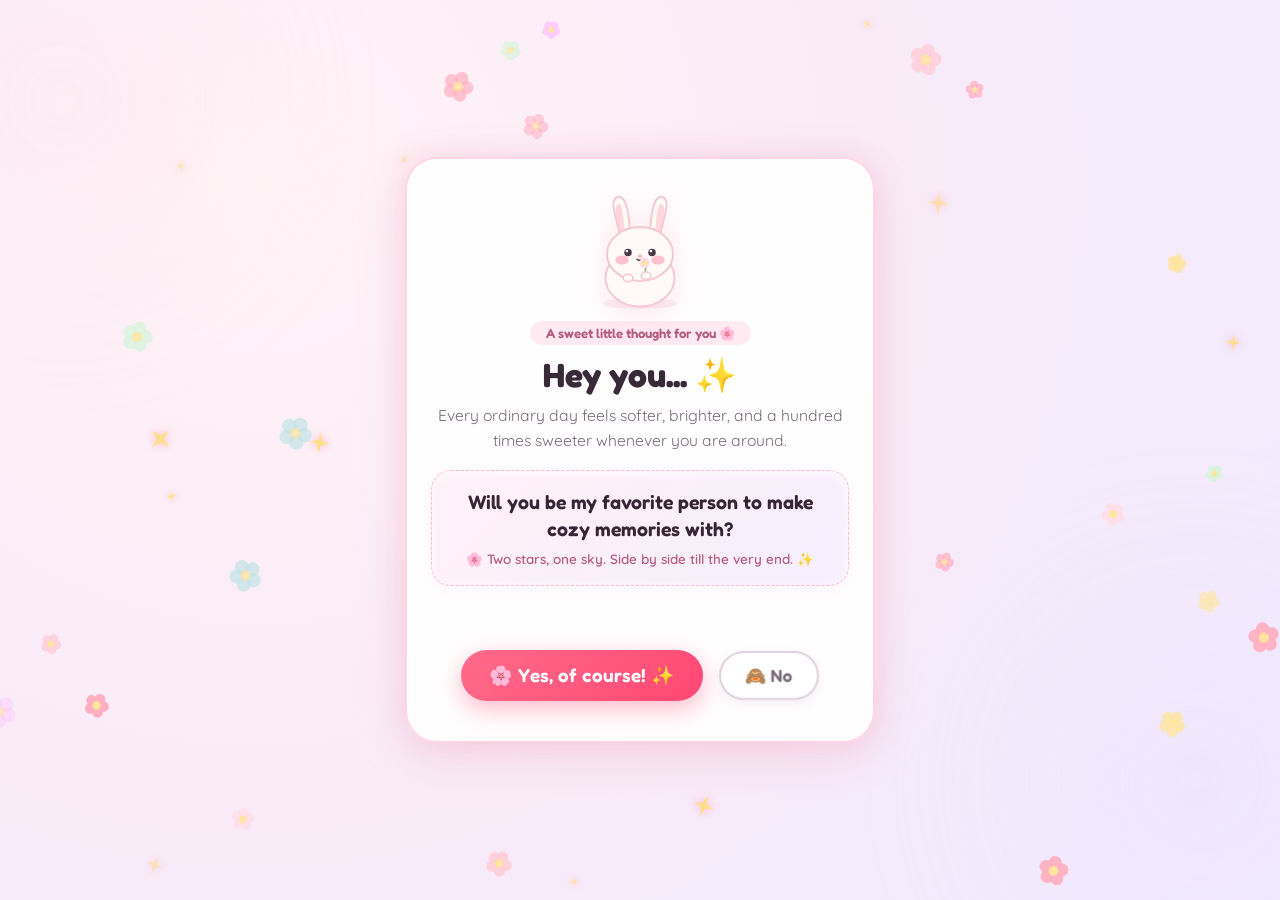
<file: index.html>
<!DOCTYPE html>
<html lang="en">
<head>
  <meta charset="UTF-8" />
  <meta name="viewport" content="width=device-width, initial-scale=1.0, maximum-scale=1.0, user-scalable=no" />
  <title>A Tiny Question For You ✨🌸</title>
  <!-- Google Fonts: Fredoka & Quicksand for clean, modern, ultra-cute aesthetic -->
  <link rel="preconnect" href="https://fonts.googleapis.com" />
  <link rel="preconnect" href="https://fonts.gstatic.com" crossorigin />
  <link href="https://fonts.googleapis.com/css2?family=Fredoka:wght@400;500;600;700&family=Quicksand:wght@500;600;700&display=swap" rel="stylesheet" />
  <link rel="stylesheet" href="style.css" />
  <!-- Three.js 3D WebGL Library (Offline & Self-contained) -->
  <script src="three.min.js"></script>
</head>
<body>

  <!-- Fullscreen Dynamic Blossoming Flowers & Stars Canvas -->
  <canvas id="magicCanvas"></canvas>

  <!-- Ambient Dreamy Pastel Glow Orbs -->
  <div class="bg-orb orb-1"></div>
  <div class="bg-orb orb-2"></div>

  <!-- Cosmic Milky Way Galaxy Overlays (Activates seamlessly when gift is opened) -->
  <div class="milkyway-overlay">
    <div class="cosmic-nebula nebula-1"></div>
    <div class="cosmic-nebula nebula-2"></div>
    <div class="cosmic-nebula nebula-3"></div>
    <div class="cosmic-stardust-band"></div>
  </div>

  <!-- Direct HTML5 Background Audio (Local song.m4a, 100% reliable, medium volume 45%) -->
  <audio id="bgAudio" loop preload="auto">
    <source src="song.m4a" type="audio/mp4" />
  </audio>

  <main class="main-container">

    <!-- =========================================================================
         STAGE 1: PROPOSAL CARD (Simple, Clean, Cute, Rock-solid on Laptop & Mobile)
         ========================================================================= -->
    <div id="proposalCard" class="card active">
      
      <!-- Adorable Cute Mascot SVG -->
      <div class="mascot-box">
        <svg class="cute-bunny" viewBox="0 0 160 160" fill="none" xmlns="http://www.w3.org/2000/svg">
          <ellipse cx="80" cy="150" rx="50" ry="7" fill="rgba(240, 180, 205, 0.25)" />
          
          <!-- Ears -->
          <g class="bunny-ear ear-left">
            <path d="M58 75 C48 35 38 12 50 8 C62 4 68 35 66 75 Z" fill="#FFF9F7" stroke="#F4C7D3" stroke-width="2.5" />
            <path d="M56 68 C50 42 44 24 50 18 C56 12 60 38 59 68 Z" fill="#FFCCD7" opacity="0.8" />
          </g>
          <g class="bunny-ear ear-right">
            <path d="M102 75 C112 35 122 12 110 8 C98 4 92 35 94 75 Z" fill="#FFF9F7" stroke="#F4C7D3" stroke-width="2.5" />
            <path d="M104 68 C110 42 116 24 110 18 C104 12 100 38 101 68 Z" fill="#FFCCD7" opacity="0.8" />
          </g>

          <!-- Body -->
          <ellipse cx="80" cy="116" rx="46" ry="38" fill="#FFF9F7" stroke="#F4C7D3" stroke-width="2.5" />
          <!-- Head -->
          <ellipse cx="80" cy="84" rx="44" ry="36" fill="#FFF9F7" stroke="#F4C7D3" stroke-width="2.5" />

          <!-- Blush Cheeks -->
          <ellipse class="blush" cx="56" cy="92" rx="9" ry="6" fill="#FFAEC0" opacity="0.75" />
          <ellipse class="blush" cx="104" cy="92" rx="9" ry="6" fill="#FFAEC0" opacity="0.75" />

          <!-- Happy Sparkly Eyes -->
          <circle cx="64" cy="82" r="5" fill="#4B3B47" />
          <circle cx="62.5" cy="80" r="1.8" fill="#FFFFFF" />
          <circle cx="96" cy="82" r="5" fill="#4B3B47" />
          <circle cx="94.5" cy="80" r="1.8" fill="#FFFFFF" />

          <!-- Nose & Smile -->
          <ellipse cx="80" cy="87" rx="3" ry="2" fill="#FFAEC0" />
          <path d="M76 91 Q80 94 80 91 Q80 94 84 91" stroke="#4B3B47" stroke-width="2" stroke-linecap="round" fill="none" />

          <!-- Tiny Paw holding a blooming flower -->
          <g class="held-flower" transform="translate(86, 96)">
            <path d="M0 16 Q3 6 0 0" stroke="#88C496" stroke-width="2.5" stroke-linecap="round" fill="none" />
            <circle cx="0" cy="0" r="7" fill="#FFDEE9" />
            <circle cx="0" cy="0" r="3.5" fill="#FFE599" />
          </g>

          <!-- Cute Paws -->
          <ellipse cx="64" cy="116" rx="6.5" ry="5" fill="#FFF9F7" stroke="#F4C7D3" stroke-width="2" />
          <ellipse cx="88" cy="113" rx="6.5" ry="5" fill="#FFF9F7" stroke="#F4C7D3" stroke-width="2" />
        </svg>
      </div>

      <div class="tag-pill">A sweet little thought for you 🌸</div>
      <h1 class="proposal-heading">Hey you... ✨</h1>
      <p class="proposal-desc">
        Every ordinary day feels softer, brighter, and a hundred times sweeter whenever you are around.
      </p>

      <div class="question-container">
        <h2 class="question-title">
          Will you be my favorite person to make cozy memories with?
        </h2>
        <p class="sub-symbolic">
          🌸 Two stars, one sky. Side by side till the very end. ✨
        </p>
      </div>

      <!-- Teasing Dialogue when she tries to tap/hover No -->
      <div id="dodgeToast" class="dodge-toast"></div>

      <!-- Simple, Clean Button Arena -->
      <div class="button-row" id="btnArena">
        <!-- Yes Button: Glowing, radiant, grows bigger on every No attempt -->
        <button id="yesBtn" class="btn-yes">
          <span>🌸 Yes, of course! ✨</span>
        </button>

        <!-- No Button: Playfully dodges away, impossible to click! -->
        <button id="noBtn" class="btn-no">
          <span>🙈 No</span>
        </button>
      </div>

    </div>

    <!-- =========================================================================
         STAGE 2: CELEBRATION CARD (With Button Leading to Dedicated Gift Page!)
         ========================================================================= -->
    <div id="celebrationCard" class="card celebration-card">
      
      <div class="badge-celebrate">🌸 Best Decision Ever! 🌸</div>
      <h1 class="celebration-title">Yaaayyy! 🎉✨</h1>
      <p class="celebration-text">
        You just made everything in the universe 1000% more magical!
      </p>

      <!-- PRETTY FEATURE 1: Official Love Pass Keepsake -->
      <div class="love-pass-card">
        <div class="pass-sparkle-tr">✨</div>
        <div class="pass-sparkle-bl">🌸</div>
        <div class="pass-ribbon">
          <span>💖 OFFICIAL CUTEST COUPLE PASS 💖</span>
        </div>
        
        <!-- Two Cute Bunnies Sharing a Sweet Strawberry Drink -->
        <div class="pass-art-scene">
          <svg viewBox="0 0 200 90" fill="none" xmlns="http://www.w3.org/2000/svg" class="couple-svg">
            <!-- Bunny 1 (Left) -->
            <ellipse cx="65" cy="55" rx="22" ry="19" fill="#FFF9F7" stroke="#F4C7D3" stroke-width="2" />
            <ellipse cx="65" cy="35" rx="20" ry="17" fill="#FFF9F7" stroke="#F4C7D3" stroke-width="2" />
            <ellipse cx="56" cy="18" rx="4" ry="12" fill="#FFCCD7" stroke="#F4C7D3" stroke-width="1.5" transform="rotate(-15 56 18)" />
            <ellipse cx="74" cy="18" rx="4" ry="12" fill="#FFCCD7" stroke="#F4C7D3" stroke-width="1.5" transform="rotate(5 74 18)" />
            <ellipse cx="55" cy="40" rx="4" ry="2.5" fill="#FFAEC0" />
            <ellipse cx="75" cy="40" rx="4" ry="2.5" fill="#FFAEC0" />
            <path d="M60 33 Q64 30 68 33" stroke="#4B3B47" stroke-width="2" stroke-linecap="round" fill="none" />
            
            <!-- Bunny 2 (Right) -->
            <ellipse cx="135" cy="55" rx="22" ry="19" fill="#FFF9F7" stroke="#F4C7D3" stroke-width="2" />
            <ellipse cx="135" cy="35" rx="20" ry="17" fill="#FFF9F7" stroke="#F4C7D3" stroke-width="2" />
            <ellipse cx="126" cy="18" rx="4" ry="12" fill="#FFCCD7" stroke="#F4C7D3" stroke-width="1.5" transform="rotate(-5 126 18)" />
            <ellipse cx="144" cy="18" rx="4" ry="12" fill="#FFCCD7" stroke="#F4C7D3" stroke-width="1.5" transform="rotate(15 144 18)" />
            <ellipse cx="125" cy="40" rx="4" ry="2.5" fill="#FFAEC0" />
            <ellipse cx="145" cy="40" rx="4" ry="2.5" fill="#FFAEC0" />
            <path d="M132 33 Q136 30 140 33" stroke="#4B3B47" stroke-width="2" stroke-linecap="round" fill="none" />

            <!-- Strawberry Milkshake with 2 Straws in Center -->
            <path d="M93 50 L95 72 Q100 75 105 72 L107 50 Z" fill="#FFAEC0" stroke="#FF8DA1" stroke-width="1.5" />
            <ellipse cx="100" cy="50" rx="7" ry="2.5" fill="#FFFFFF" />
            <line x1="97" y1="50" x2="80" y2="36" stroke="#FF5E85" stroke-width="2" stroke-linecap="round" />
            <line x1="103" y1="50" x2="120" y2="36" stroke="#FF5E85" stroke-width="2" stroke-linecap="round" />
            <path d="M100 24 C97 20 92 21 92 25 C92 29 100 34 100 34 C100 34 108 29 108 25 C108 21 103 20 100 24 Z" fill="#FF4773" />
          </svg>
        </div>

        <div class="pass-details">
          <div class="pass-quote">
            "Valid for: Unlimited warm hugs, midnight desserts, gentle reassurance, and holding hands through every season ahead."
          </div>
          <div class="pass-validity">
            <span>📅 Valid: From Today, Forever & Always</span>
            <span>⭐ Status: 100% Non-Refundable</span>
          </div>
        </div>
      </div>

      <!-- PRETTY FEATURE 2: Interactive Flip Secret Love Notes -->
      <div class="secret-notes-container">
        <div class="notes-header">
          <span class="heart-pulse">💌</span>
          <span class="notes-title">Tap to reveal our little secrets:</span>
        </div>

        <div class="notes-grid">
          <!-- Note 1 -->
          <div class="love-note" onclick="this.classList.toggle('flipped')">
            <div class="note-inner">
              <div class="note-front">
                <span class="envelope-stamp">🍦</span>
                <span class="note-tap-label">Sweet Craving</span>
              </div>
              <div class="note-back">
                Whenever you want dessert or ice cream, consider it done immediately! 🍨✨
              </div>
            </div>
          </div>

          <!-- Note 2 -->
          <div class="love-note" onclick="this.classList.toggle('flipped')">
            <div class="note-inner">
              <div class="note-front">
                <span class="envelope-stamp">🧸</span>
                <span class="note-tap-label">Comfort Pass</span>
              </div>
              <div class="note-back">
                A cozy, safe space where you can always be 100% yourself. 🌸💫
              </div>
            </div>
          </div>

          <!-- Note 3 -->
          <div class="love-note" onclick="this.classList.toggle('flipped')">
            <div class="note-inner">
              <div class="note-front">
                <span class="envelope-stamp">🎧</span>
                <span class="note-tap-label">Our Songs</span>
              </div>
              <div class="note-back">
                Curated playlists for quiet drives and cozy rainy afternoons together. 🎶💖
              </div>
            </div>
          </div>
        </div>
      </div>

      <!-- MAGICAL FEATURE 3: Cute Bouncing Gift Emoji Button (No clunky text link!) -->
      <div class="gift-box-area">
        <button id="openGiftBtn" class="gift-emoji-btn" type="button" aria-label="Open Special Gift">
          <span class="gift-emoji-icon">🎁</span>
          <span class="gift-glow-halo"></span>
          <span class="gift-sparkle-star s1">✨</span>
          <span class="gift-sparkle-star s2">🌸</span>
        </button>
        <span class="gift-tap-hint">Tap me ✨</span>
      </div>

      <!-- Simple & Sweet Action -->
      <div class="action-wrap">
        <button id="replayBtn" class="btn-replay">
          <span>Play again 🙈</span>
        </button>
      </div>

    </div>

    <!-- =========================================================================
         STAGE 3: THE LIVING MILKY WAY GALAXY & BOTANICAL BLOOM
         - Screen begins in deep black, gently glows with lights
         - Seed drops & plants itself in cosmic soil
         - Graceful botanical stems sprout and unfurl
         - Velvet Rose, Luminous Celestial Lotus, and Silk Wild Poppy bloom with layered artistry
         - Living animation: flowers continuously breathe, sway, and radiate light
         - Audio continues seamlessly with ZERO interruption!
         ========================================================================= -->
    <div id="galaxyStage" class="galaxy-stage">
      
      <!-- Cosmic Badge & Headline -->
      <div class="galaxy-header">
        <div class="constellation-pill">🌹 PROGRAMMER'S FLOWERS 🌹</div>
        <h1 class="galaxy-headline">My Whole Universe Blooms For You</h1>
        <p class="galaxy-subheadline">A living flower written in code, blooming forever for you ✨</p>
      </div>

      <!-- ===============================================================
           3D WEBGL BOTANICAL BLOOM & SPARKLING SPIRAL GALAXY
           - Crystal Glass Petal Material (MeshPhysicalMaterial with transmission & glow)
           - Blooming 3D Lotus & 6-petal Harmonic Mandala
           - 3,500-Star Polar & Logarithmic Sparkling Spiral Galaxy
           - Interactive 3D Touch / Drag Orbit Parallax
           =============================================================== -->
      <div id="threeGardenContainer" class="three-garden-container">
        <canvas id="threeCanvas"></canvas>
        <div class="interactive-hint">✨ Touch & drag to orbit • Pinch to zoom ✨</div>
      </div>

      <!-- Soul-stirring Romantic Dedication (Illuminates in golden starlight) -->
      <div class="galaxy-dedication">
        <p class="dedication-quote">
          "Across millions of stars and endless galaxies...<br />
          my heart will always choose you. 🌸✨"
        </p>
        <div class="dedication-sub">
          Thank you for saying Yes. To infinity and beyond, together. 💫
        </div>
      </div>

      <!-- Graceful Return Button (Returns to Keepsake Pass without stopping song!) -->
      <div class="galaxy-actions">
        <button id="backToPassBtn" class="btn-galaxy-back" type="button">
          <span>← View our keepsake pass 💌</span>
        </button>
      </div>

    </div>

  </main>

  <script src="script.js"></script>
</body>
</html>
</file>
<file: style.css>
/* ==========================================================================
   Clean, Super Cute & 100% Responsive Proposal Theme
   (Rock-solid on both Laptops & Mobile phones)
   ========================================================================== */

:root {
  --font-heading: 'Fredoka', cursive, sans-serif;
  --font-body: 'Quicksand', -apple-system, BlinkMacSystemFont, "Segoe UI", Roboto, sans-serif;
  --font-accent: 'Sacramento', cursive;

  --color-bg-base: #FFF6F8;
  --color-card-bg: rgba(255, 255, 255, 0.93);
  --color-card-border: rgba(255, 210, 225, 0.88);

  --color-primary: #FF5E85;
  --color-primary-hover: #FF4773;
  --color-primary-glow: rgba(255, 94, 133, 0.45);

  --color-text-main: #3F3040;
  --color-text-sub: #7A697B;
  --color-text-light: #A493A6;

  --shadow-soft: 0 16px 45px rgba(235, 170, 195, 0.28);
  --shadow-glow: 0 0 30px rgba(255, 170, 195, 0.35);

  --radius-card: 32px;
  --radius-pill: 9999px;
}

/* Reset & Box Sizing */
*, *::before, *::after {
  box-sizing: border-box;
  margin: 0;
  padding: 0;
  -webkit-tap-highlight-color: transparent;
}

html, body {
  width: 100%;
  min-height: 100%;
  font-family: var(--font-body);
  background: radial-gradient(circle at 20% 20%, #FFF3F6 0%, #F9EBF8 50%, #F1EAFF 100%);
  color: var(--color-text-main);
  overflow-x: hidden;
  transition: background 1.5s ease;
  -webkit-font-smoothing: antialiased;
}

/* Galaxy Mode Background: Deep Celestial Midnight (Starts glowing black, slowly lights up) */
body.galaxy-mode,
body.galaxy-active {
  background: radial-gradient(ellipse at 50% 65%, #1e2933 0%, #131b21 55%, #0c1217 100%) !important;
  color: #FFFFFF !important;
}

/* Dynamic Flower & Star Canvas */
#magicCanvas {
  position: fixed;
  top: 0;
  left: 0;
  width: 100vw;
  height: 100vh;
  z-index: 1;
  pointer-events: none;
}

/* Soft Background Glow Orbs */
.bg-orb {
  position: fixed;
  border-radius: 50%;
  filter: blur(85px);
  z-index: 0;
  pointer-events: none;
  opacity: 0.6;
  transition: opacity 1s ease;
}

body.galaxy-mode .bg-orb,
body.galaxy-active .bg-orb {
  opacity: 0 !important;
}

.orb-1 {
  width: 380px;
  height: 380px;
  background: radial-gradient(circle, #FFE1EB 0%, transparent 70%);
  top: -10%;
  left: -10%;
}

.orb-2 {
  width: 420px;
  height: 420px;
  background: radial-gradient(circle, #EAE0FE 0%, transparent 70%);
  bottom: -10%;
  right: -10%;
}

/* Milky Way Galaxy Cosmic Overlays */
.milkyway-overlay {
  position: fixed;
  top: 0;
  left: 0;
  width: 100vw;
  height: 100vh;
  z-index: 2;
  pointer-events: none;
  opacity: 0;
  transition: opacity 2s ease;
}

body.galaxy-mode .milkyway-overlay {
  opacity: 1;
}

.cosmic-nebula {
  position: absolute;
  border-radius: 50%;
  filter: blur(100px);
  pointer-events: none;
}

.nebula-1 {
  width: 600px;
  height: 600px;
  background: radial-gradient(circle, rgba(179, 55, 230, 0.35) 0%, rgba(104, 109, 224, 0.15) 50%, transparent 75%);
  top: 15%;
  left: 10%;
  animation: cosmicDrift 24s ease-in-out infinite alternate;
}

.nebula-2 {
  width: 700px;
  height: 550px;
  background: radial-gradient(circle, rgba(255, 82, 130, 0.28) 0%, rgba(108, 92, 231, 0.15) 50%, transparent 75%);
  bottom: 5%;
  right: 5%;
  animation: cosmicDrift 28s ease-in-out infinite alternate-reverse;
}

.nebula-3 {
  width: 450px;
  height: 450px;
  background: radial-gradient(circle, rgba(255, 224, 130, 0.25) 0%, transparent 70%);
  top: 40%;
  left: 50%;
  transform: translate(-50%, -50%);
}

@keyframes cosmicDrift {
  0% { transform: scale(1) translate(0, 0); }
  50% { transform: scale(1.15) translate(30px, -20px); }
  100% { transform: scale(0.95) translate(-25px, 20px); }
}

/* ==========================================================================
   MAIN CONTAINER: Laptop & Mobile Rock-Solid Layout
   Uses flexbox with margin: auto so it never clips top on shorter laptop screens!
   ========================================================================== */
.main-container {
  position: relative;
  z-index: 10;
  min-height: 100vh;
  min-height: 100dvh;
  display: flex;
  flex-direction: column;
  justify-content: center;
  align-items: center;
  padding: 30px 16px;
  width: 100%;
}

/* Proposal & Celebration Card */
.card {
  display: none;
  width: 100%;
  max-width: 470px;
  background: var(--color-card-bg);
  backdrop-filter: blur(20px);
  -webkit-backdrop-filter: blur(20px);
  border: 2px solid var(--color-card-border);
  box-shadow: var(--shadow-soft), var(--shadow-glow);
  border-radius: var(--radius-card);
  padding: 32px 24px 28px;
  text-align: center;
  position: relative;
  margin: auto;
}

.card.active {
  display: block;
  animation: popIn 0.5s cubic-bezier(0.34, 1.56, 0.64, 1) forwards;
}

@keyframes popIn {
  0% { opacity: 0; transform: translateY(24px) scale(0.94); }
  100% { opacity: 1; transform: translateY(0) scale(1); }
}

/* Mascot Box */
.mascot-box {
  width: 120px;
  height: 120px;
  margin: 0 auto 10px;
}

.cute-bunny {
  width: 100%;
  height: 100%;
  animation: bunnyBreathe 3s ease-in-out infinite alternate;
  filter: drop-shadow(0 6px 14px rgba(255, 175, 195, 0.3));
}

@keyframes bunnyBreathe {
  0% { transform: translateY(0); }
  100% { transform: translateY(-6px); }
}

.bunny-ear {
  transform-origin: bottom center;
  animation: earWobble 3.5s ease-in-out infinite;
}

.ear-right {
  animation-delay: 0.5s;
}

@keyframes earWobble {
  0%, 88%, 100% { transform: rotate(0deg); }
  92% { transform: rotate(6deg); }
  96% { transform: rotate(-5deg); }
}

/* Typography */
.tag-pill {
  display: inline-block;
  font-family: var(--font-heading);
  font-size: 0.82rem;
  font-weight: 600;
  color: #B55D82;
  background: rgba(255, 225, 235, 0.7);
  padding: 4px 16px;
  border-radius: var(--radius-pill);
  margin-bottom: 10px;
}

.proposal-heading {
  font-family: var(--font-heading);
  font-size: 2.1rem;
  font-weight: 700;
  color: #382A39;
  line-height: 1.2;
  margin-bottom: 8px;
}

.proposal-desc {
  font-size: 0.98rem;
  line-height: 1.55;
  color: var(--color-text-sub);
  margin-bottom: 18px;
  padding: 0 6px;
}

/* Question Box */
.question-container {
  background: linear-gradient(135deg, rgba(255, 240, 246, 0.95) 0%, rgba(246, 238, 255, 0.95) 100%);
  border: 1.5px dashed rgba(255, 175, 195, 0.8);
  border-radius: 20px;
  padding: 18px 16px 16px;
  margin-bottom: 16px;
  box-shadow: inset 0 2px 8px rgba(255, 255, 255, 0.9), 0 4px 16px rgba(245, 195, 215, 0.18);
}

.question-title {
  font-family: var(--font-heading);
  font-size: 1.22rem;
  font-weight: 600;
  color: #352535;
  line-height: 1.4;
  margin-bottom: 6px;
}

.sub-symbolic {
  font-size: 0.84rem;
  font-weight: 600;
  color: #B55D82;
  line-height: 1.45;
}

/* Teasing Toast */
.dodge-toast {
  min-height: 24px;
  font-size: 0.92rem;
  font-weight: 600;
  color: #E24A72;
  margin-bottom: 12px;
  opacity: 0;
  transform: translateY(4px);
  transition: all 0.2s ease;
}

.dodge-toast.show {
  opacity: 1;
  transform: translateY(0);
}

/* Button Row & Physics */
.button-row {
  position: relative;
  display: flex;
  justify-content: center;
  align-items: center;
  gap: 16px;
  min-height: 75px;
  padding: 6px 0;
}

/* Yes Button: Glowing, Prominent */
.btn-yes {
  position: relative;
  background: linear-gradient(135deg, #FF6B8B 0%, #FF4773 100%);
  color: #FFFFFF;
  border: none;
  font-family: var(--font-heading);
  font-size: 1.18rem;
  font-weight: 600;
  padding: 14px 28px;
  border-radius: var(--radius-pill);
  cursor: pointer;
  box-shadow: 0 8px 25px rgba(255, 85, 125, 0.4);
  transition: transform 0.25s cubic-bezier(0.34, 1.56, 0.64, 1), box-shadow 0.25s ease;
  user-select: none;
  z-index: 5;
  white-space: nowrap;
}

.btn-yes:hover {
  transform: scale(1.08) translateY(-2px);
  box-shadow: 0 12px 35px rgba(255, 85, 125, 0.6);
}

.btn-yes:active {
  transform: scale(0.96);
}

/* No Button: Clean, Evasive & Impossible to Click */
.btn-no {
  position: relative;
  background: rgba(255, 255, 255, 0.95);
  color: var(--color-text-sub);
  border: 2px solid rgba(220, 205, 218, 0.9);
  font-family: var(--font-heading);
  font-size: 1.08rem;
  font-weight: 600;
  padding: 12px 24px;
  border-radius: var(--radius-pill);
  cursor: pointer;
  box-shadow: 0 4px 12px rgba(200, 180, 195, 0.2);
  user-select: none;
  z-index: 10;
  white-space: nowrap;
  transition: transform 0.24s cubic-bezier(0.2, 0.9, 0.3, 1.2), background 0.2s ease;
  will-change: transform;
}

.btn-no:hover {
  background: #FFF5F8;
  border-color: #FFAEC0;
}

/* ==========================================================================
   CELEBRATION SCREEN: Preety, Cute & Beautiful
   ========================================================================== */
.celebration-card {
  padding: 34px 20px 28px;
}

.badge-celebrate {
  display: inline-block;
  background: #FFE2EC;
  color: #D34672;
  font-family: var(--font-heading);
  font-size: 0.88rem;
  font-weight: 600;
  padding: 5px 18px;
  border-radius: var(--radius-pill);
  margin-bottom: 10px;
}

.celebration-title {
  font-family: var(--font-heading);
  font-size: 2.3rem;
  font-weight: 700;
  color: #FF4773;
  margin-bottom: 6px;
}

.celebration-text {
  font-size: 0.96rem;
  line-height: 1.5;
  color: var(--color-text-sub);
  margin-bottom: 18px;
}

/* FEATURE 1: Official Love Pass Card */
.love-pass-card {
  background: linear-gradient(135deg, #FFF9FA 0%, #FFF3F6 100%);
  border: 2px solid #FFD6E3;
  border-radius: 20px;
  padding: 16px 14px 18px;
  box-shadow: 0 10px 25px rgba(255, 175, 200, 0.3);
  margin-bottom: 20px;
  position: relative;
  overflow: hidden;
}

.pass-sparkle-tr {
  position: absolute;
  top: 8px;
  right: 10px;
  font-size: 1.2rem;
}

.pass-sparkle-bl {
  position: absolute;
  bottom: 8px;
  left: 10px;
  font-size: 1.2rem;
}

.pass-ribbon {
  display: inline-block;
  background: linear-gradient(90deg, #FF6B8B 0%, #FF4773 100%);
  color: #FFFFFF;
  font-family: var(--font-heading);
  font-size: 0.78rem;
  font-weight: 600;
  padding: 4px 14px;
  border-radius: var(--radius-pill);
  letter-spacing: 0.5px;
  margin-bottom: 10px;
  box-shadow: 0 3px 10px rgba(255, 85, 125, 0.3);
}

.pass-art-scene {
  width: 100%;
  height: 80px;
  margin: 0 auto 8px;
}

.couple-svg {
  width: 100%;
  height: 100%;
}

.pass-details {
  text-align: center;
}

.pass-quote {
  font-size: 0.94rem;
  font-style: italic;
  color: #4C3A48;
  line-height: 1.5;
  font-weight: 600;
  margin-bottom: 10px;
}

.pass-validity {
  display: flex;
  flex-direction: column;
  gap: 3px;
  font-family: var(--font-heading);
  font-size: 0.76rem;
  color: #FF5E85;
  font-weight: 600;
}

/* FEATURE 2: Interactive Flip Secret Notes */
.secret-notes-container {
  margin-bottom: 20px;
  text-align: center;
}

.notes-header {
  display: flex;
  align-items: center;
  justify-content: center;
  gap: 6px;
  margin-bottom: 12px;
}

.heart-pulse {
  font-size: 1.1rem;
  animation: heartPulse 1.5s ease-in-out infinite alternate;
}

@keyframes heartPulse {
  0% { transform: scale(1); }
  100% { transform: scale(1.25); }
}

.notes-title {
  font-family: var(--font-heading);
  font-size: 0.92rem;
  font-weight: 600;
  color: #554452;
}

.notes-grid {
  display: grid;
  grid-template-columns: repeat(3, 1fr);
  gap: 10px;
}

/* 3D Flip Card Effect */
.love-note {
  height: 95px;
  perspective: 600px;
  cursor: pointer;
}

.note-inner {
  position: relative;
  width: 100%;
  height: 100%;
  text-align: center;
  transition: transform 0.6s cubic-bezier(0.34, 1.56, 0.64, 1);
  transform-style: preserve-3d;
}

.love-note.flipped .note-inner {
  transform: rotateY(180deg);
}

.note-front, .note-back {
  position: absolute;
  width: 100%;
  height: 100%;
  -webkit-backface-visibility: hidden;
  backface-visibility: hidden;
  border-radius: 16px;
  display: flex;
  flex-direction: column;
  align-items: center;
  justify-content: center;
  padding: 8px;
  box-shadow: 0 4px 12px rgba(240, 185, 205, 0.22);
}

.note-front {
  background: #FFFFFF;
  border: 1.5px solid #FFD6E3;
}

.note-front:hover {
  border-color: #FFAEC0;
  transform: translateY(-2px);
}

.envelope-stamp {
  font-size: 1.5rem;
  margin-bottom: 4px;
}

.note-tap-label {
  font-family: var(--font-heading);
  font-size: 0.74rem;
  font-weight: 600;
  color: #FF5E85;
}

.note-back {
  background: linear-gradient(135deg, #FFEBF2 0%, #FFDCE7 100%);
  border: 1.5px solid #FFAEC0;
  transform: rotateY(180deg);
  font-size: 0.74rem;
  line-height: 1.35;
  color: #4A3445;
  font-weight: 600;
}

/* FEATURE 3: Special Surprise Gift Box Button */
.special-gift-wrap {
  margin-bottom: 22px;
}

.gift-button {
  position: relative;
  width: 100%;
  background: linear-gradient(135deg, #FF6087 0%, #E83461 100%);
  color: #FFFFFF;
  border: none;
  border-radius: 20px;
  padding: 14px 18px;
  display: flex;
  align-items: center;
  justify-content: center;
  gap: 14px;
  cursor: pointer;
  box-shadow: 0 8px 24px rgba(232, 52, 97, 0.38), 0 0 20px rgba(255, 140, 175, 0.4);
  transition: transform 0.25s cubic-bezier(0.34, 1.56, 0.64, 1), box-shadow 0.25s ease;
  overflow: hidden;
}

.gift-button:hover {
  transform: translateY(-3px) scale(1.03);
  box-shadow: 0 12px 32px rgba(232, 52, 97, 0.55), 0 0 30px rgba(255, 140, 175, 0.6);
}

.gift-icon {
  font-size: 2rem;
  animation: giftBounce 1.8s ease-in-out infinite;
}

@keyframes giftBounce {
  0%, 100% { transform: scale(1) rotate(0); }
  20% { transform: scale(1.2) rotate(-10deg); }
  40% { transform: scale(1.2) rotate(10deg); }
  60% { transform: scale(1.1) rotate(0); }
}

.gift-info {
  text-align: left;
}

.gift-title {
  display: block;
  font-family: var(--font-heading);
  font-size: 1.05rem;
  font-weight: 600;
}

.gift-subtext {
  display: block;
  font-size: 0.8rem;
  color: #FFE5EE;
}

/* Action Wrap */
.action-wrap {
  display: flex;
  justify-content: center;
}

.btn-replay {
  background: transparent;
  color: var(--color-text-sub);
  border: 1.5px solid rgba(215, 195, 210, 0.85);
  font-family: var(--font-heading);
  font-size: 0.94rem;
  font-weight: 600;
  padding: 10px 22px;
  border-radius: var(--radius-pill);
  cursor: pointer;
  transition: all 0.2s ease;
}

.btn-replay:hover {
  background: rgba(255, 255, 255, 0.9);
  color: #FF4773;
  border-color: #FFAEC0;
}

/* ==========================================================================
   FEATURE 3: ADORABLE BOUNCING GIFT EMOJI BUTTON (No clunky blue text!)
   ========================================================================== */
.gift-box-area {
  margin: 20px auto 14px;
  display: flex;
  flex-direction: column;
  align-items: center;
  justify-content: center;
}

.gift-emoji-btn {
  position: relative;
  width: 76px;
  height: 76px;
  border-radius: 50%;
  background: radial-gradient(circle at 35% 35%, #FFF0F4 0%, #FFD6E3 45%, #FFAEC0 100%);
  border: 2.5px solid #FF8FA3;
  display: flex;
  align-items: center;
  justify-content: center;
  cursor: pointer;
  box-shadow: 0 10px 25px rgba(255, 94, 133, 0.38), 0 0 20px rgba(255, 174, 192, 0.6);
  animation: giftBounce 2.4s cubic-bezier(0.28, 0.84, 0.42, 1) infinite;
  transition: transform 0.25s ease, box-shadow 0.25s ease;
  user-select: none;
  -webkit-user-select: none;
  outline: none;
}

.gift-emoji-btn:hover {
  transform: scale(1.15) rotate(5deg);
  box-shadow: 0 14px 34px rgba(255, 94, 133, 0.55), 0 0 35px rgba(255, 174, 192, 0.9);
}

.gift-emoji-btn:active {
  transform: scale(0.92);
}

.gift-emoji-icon {
  font-size: 2.8rem;
  line-height: 1;
  filter: drop-shadow(0 4px 6px rgba(220, 50, 90, 0.25));
  animation: giftWiggle 3.2s ease-in-out infinite;
  display: block;
}

.gift-glow-halo {
  position: absolute;
  top: -7px;
  left: -7px;
  right: -7px;
  bottom: -7px;
  border-radius: 50%;
  border: 2px dashed rgba(255, 120, 160, 0.6);
  animation: spinHalo 10s linear infinite;
  pointer-events: none;
}

.gift-sparkle-star {
  position: absolute;
  pointer-events: none;
  font-size: 0.95rem;
}

.gift-sparkle-star.s1 {
  top: -6px;
  right: -6px;
  animation: sparkleTwinkle 1.8s ease-in-out infinite alternate;
}

.gift-sparkle-star.s2 {
  bottom: -4px;
  left: -8px;
  animation: sparkleTwinkle 2.2s ease-in-out 0.4s infinite alternate;
}

.gift-tap-hint {
  font-family: var(--font-heading);
  font-size: 0.95rem;
  font-weight: 600;
  color: #FF5E85;
  margin-top: 8px;
  letter-spacing: 0.5px;
  text-shadow: 0 0 10px rgba(255, 174, 192, 0.5);
  animation: hintBreathe 2s ease-in-out infinite alternate;
}

@keyframes giftBounce {
  0%, 100% {
    transform: translateY(0) scale(1, 1);
  }
  30% {
    transform: translateY(-16px) scale(0.96, 1.05);
  }
  50% {
    transform: translateY(0) scale(1.05, 0.95);
  }
  65% {
    transform: translateY(-7px) scale(0.98, 1.02);
  }
  80% {
    transform: translateY(0) scale(1.02, 0.98);
  }
}

@keyframes giftWiggle {
  0%, 80%, 100% { transform: rotate(0deg); }
  85% { transform: rotate(-8deg); }
  90% { transform: rotate(8deg); }
  95% { transform: rotate(-5deg); }
}

@keyframes spinHalo {
  from { transform: rotate(0deg); }
  to { transform: rotate(360deg); }
}

@keyframes sparkleTwinkle {
  0% { transform: scale(0.7) rotate(0deg); opacity: 0.4; }
  100% { transform: scale(1.3) rotate(25deg); opacity: 1; filter: drop-shadow(0 0 6px #FFE082); }
}

@keyframes hintBreathe {
  0% { opacity: 0.75; transform: scale(0.98); }
  100% { opacity: 1; transform: scale(1.02); }
}

/* ==========================================================================
   STAGE 3: THE LIVING MILKY WAY GALAXY & BOTANICAL BLOOM
   ========================================================================== */
.cosmic-stardust-band {
  position: absolute;
  top: 25%;
  left: -20%;
  width: 140%;
  height: 280px;
  background: linear-gradient(135deg, transparent 0%, rgba(255, 230, 245, 0.08) 50%, transparent 100%);
  transform: rotate(-18deg);
  filter: blur(45px);
  pointer-events: none;
}

.galaxy-stage {
  display: none;
  width: 100%;
  max-width: 620px;
  text-align: center;
  position: relative;
  z-index: 20;
  margin: auto;
  padding: 16px 14px;
}

.galaxy-stage.active {
  display: flex;
  flex-direction: column;
  align-items: center;
  animation: cosmicAwakenFade 2.5s cubic-bezier(0.2, 0.8, 0.2, 1) forwards;
}

@keyframes cosmicAwakenFade {
  0% { opacity: 0; transform: scale(0.94); }
  100% { opacity: 1; transform: scale(1); }
}

.galaxy-header {
  opacity: 0;
  animation: headerGlowIn 2.2s cubic-bezier(0.2, 0.8, 0.2, 1) 0.8s forwards;
  margin-bottom: 8px;
}

@keyframes headerGlowIn {
  0% { opacity: 0; transform: translateY(-16px); }
  100% { opacity: 1; transform: translateY(0); }
}

.constellation-pill {
  display: inline-block;
  font-family: var(--font-heading);
  font-size: 0.88rem;
  font-weight: 600;
  color: #FFE082;
  background: rgba(255, 224, 130, 0.14);
  border: 1.5px solid rgba(255, 224, 130, 0.45);
  padding: 5px 22px;
  border-radius: var(--radius-pill);
  margin-bottom: 10px;
  box-shadow: 0 0 18px rgba(255, 224, 130, 0.3);
}

.galaxy-headline {
  font-family: var(--font-heading);
  font-size: 2.3rem;
  font-weight: 700;
  color: #FFFFFF;
  line-height: 1.25;
  text-shadow: 0 0 25px rgba(255, 120, 180, 0.75), 0 0 55px rgba(180, 100, 255, 0.5);
}

/* ==========================================================================
   3D WEBGL BOTANICAL BLOOM & SPARKLING SPIRAL GALAXY CONTAINER
   ========================================================================== */
.three-garden-container {
  width: 100%;
  max-width: 620px;
  height: 500px;
  margin: 8px auto 14px;
  position: relative;
  border-radius: 30px;
  background: radial-gradient(ellipse at center, rgba(38, 12, 58, 0.42) 0%, rgba(5, 1, 14, 0.82) 100%);
  border: 1.5px solid rgba(255, 182, 193, 0.35);
  box-shadow: 0 0 50px rgba(255, 105, 180, 0.28), 0 0 100px rgba(138, 43, 226, 0.22), inset 0 0 45px rgba(0, 0, 0, 0.85);
  overflow: hidden;
  touch-action: none; /* Allows smooth touch dragging on mobile without page scroll */
  cursor: grab;
  user-select: none;
  -webkit-user-select: none;
}

.three-garden-container:active {
  cursor: grabbing;
}

#threeCanvas {
  width: 100%;
  height: 100%;
  display: block;
}

.interactive-hint {
  position: absolute;
  bottom: 12px;
  left: 50%;
  transform: translateX(-50%);
  background: rgba(18, 6, 30, 0.72);
  backdrop-filter: blur(8px);
  -webkit-backdrop-filter: blur(8px);
  border: 1px solid rgba(255, 224, 130, 0.4);
  color: #FFE082;
  font-family: var(--font-body);
  font-size: 0.82rem;
  font-weight: 600;
  padding: 6px 18px;
  border-radius: var(--radius-pill);
  pointer-events: none;
  box-shadow: 0 4px 18px rgba(0, 0, 0, 0.5), 0 0 14px rgba(255, 224, 130, 0.25);
  letter-spacing: 0.3px;
  animation: hintPulse 2.8s ease-in-out infinite alternate;
  white-space: nowrap;
}

@keyframes hintPulse {
  0% { opacity: 0.75; transform: translateX(-50%) scale(0.98); }
  100% { opacity: 1; transform: translateX(-50%) scale(1.02); }
}

/* Poetic Dedication */
.galaxy-dedication {
  opacity: 0;
  animation: dedicationGlowIn 2s ease-out 4.2s forwards;
  margin-top: 4px;
  margin-bottom: 20px;
}

@keyframes dedicationGlowIn {
  0% { opacity: 0; transform: translateY(14px); }
  100% { opacity: 1; transform: translateY(0); }
}

.dedication-quote {
  font-family: var(--font-body);
  font-size: 1.18rem;
  line-height: 1.7;
  color: #F8E9FC;
  font-weight: 500;
  text-shadow: 0 0 16px rgba(255, 255, 255, 0.45);
  margin-bottom: 8px;
}

.dedication-sub {
  font-family: var(--font-heading);
  font-size: 0.96rem;
  font-weight: 600;
  color: #FFD54F;
  text-shadow: 0 0 14px rgba(255, 213, 79, 0.6);
}

/* Galaxy Actions (Back Button) */
.galaxy-actions {
  opacity: 0;
  animation: dedicationGlowIn 1.8s ease-out 4.8s forwards;
}

.btn-galaxy-back {
  display: inline-flex;
  align-items: center;
  gap: 8px;
  background: rgba(255, 255, 255, 0.12);
  border: 1.5px solid rgba(255, 224, 130, 0.55);
  color: #FFE082;
  font-family: var(--font-heading);
  font-size: 0.98rem;
  font-weight: 600;
  padding: 12px 28px;
  border-radius: var(--radius-pill);
  cursor: pointer;
  box-shadow: 0 0 20px rgba(255, 224, 130, 0.25);
  transition: all 0.25s ease;
}

.btn-galaxy-back:hover {
  background: rgba(255, 224, 130, 0.28);
  box-shadow: 0 0 32px rgba(255, 224, 130, 0.55);
  transform: translateY(-2px);
}

.btn-galaxy-back:active {
  transform: scale(0.96);
}

/* Floating Hearts Tap Effect */
.floating-heart {
  position: fixed;
  font-size: 1.4rem;
  pointer-events: none;
  z-index: 99999;
  animation: floatHeartUp 1.2s ease-out forwards;
}

@keyframes floatHeartUp {
  0% { opacity: 1; transform: translate(-50%, -50%) scale(0.6) rotate(0deg); }
  50% { opacity: 0.9; transform: translate(-50%, -80px) scale(1.2) rotate(12deg); }
  100% { opacity: 0; transform: translate(-50%, -150px) scale(1) rotate(-15deg); }
}

/* ==========================================================================
   Responsive Adaptations
   ========================================================================== */
@media (max-width: 480px) {
  .main-container {
    padding: 20px 14px;
  }

  .card {
    padding: 26px 16px 22px;
    border-radius: 26px;
  }

  .proposal-heading {
    font-size: 1.85rem;
  }

  .proposal-desc {
    font-size: 0.92rem;
  }

  .question-title {
    font-size: 1.12rem;
  }

  .button-row {
    gap: 12px;
  }

  .btn-yes {
    padding: 12px 20px;
    font-size: 1.05rem;
  }

  .btn-no {
    padding: 10px 18px;
    font-size: 0.98rem;
  }

  .celebration-title {
    font-size: 2rem;
  }

  .notes-grid {
    gap: 6px;
  }

  .love-note {
    height: 90px;
  }

  .note-back {
    font-size: 0.68rem;
    padding: 6px 4px;
  }

  .galaxy-headline {
    font-size: 1.85rem;
  }

  .three-garden-container {
    height: 400px;
    border-radius: 24px;
  }

  .dedication-quote {
    font-size: 1.02rem;
  }

  .dedication-sub {
    font-size: 0.88rem;
  }
}

.galaxy-subheadline {
  font-family: var(--font-body);
  font-size: 1.05rem;
  color: #FFCCD7;
  margin-top: 6px;
  font-weight: 500;
  text-shadow: 0 0 14px rgba(255, 105, 180, 0.6);
}
</file>
